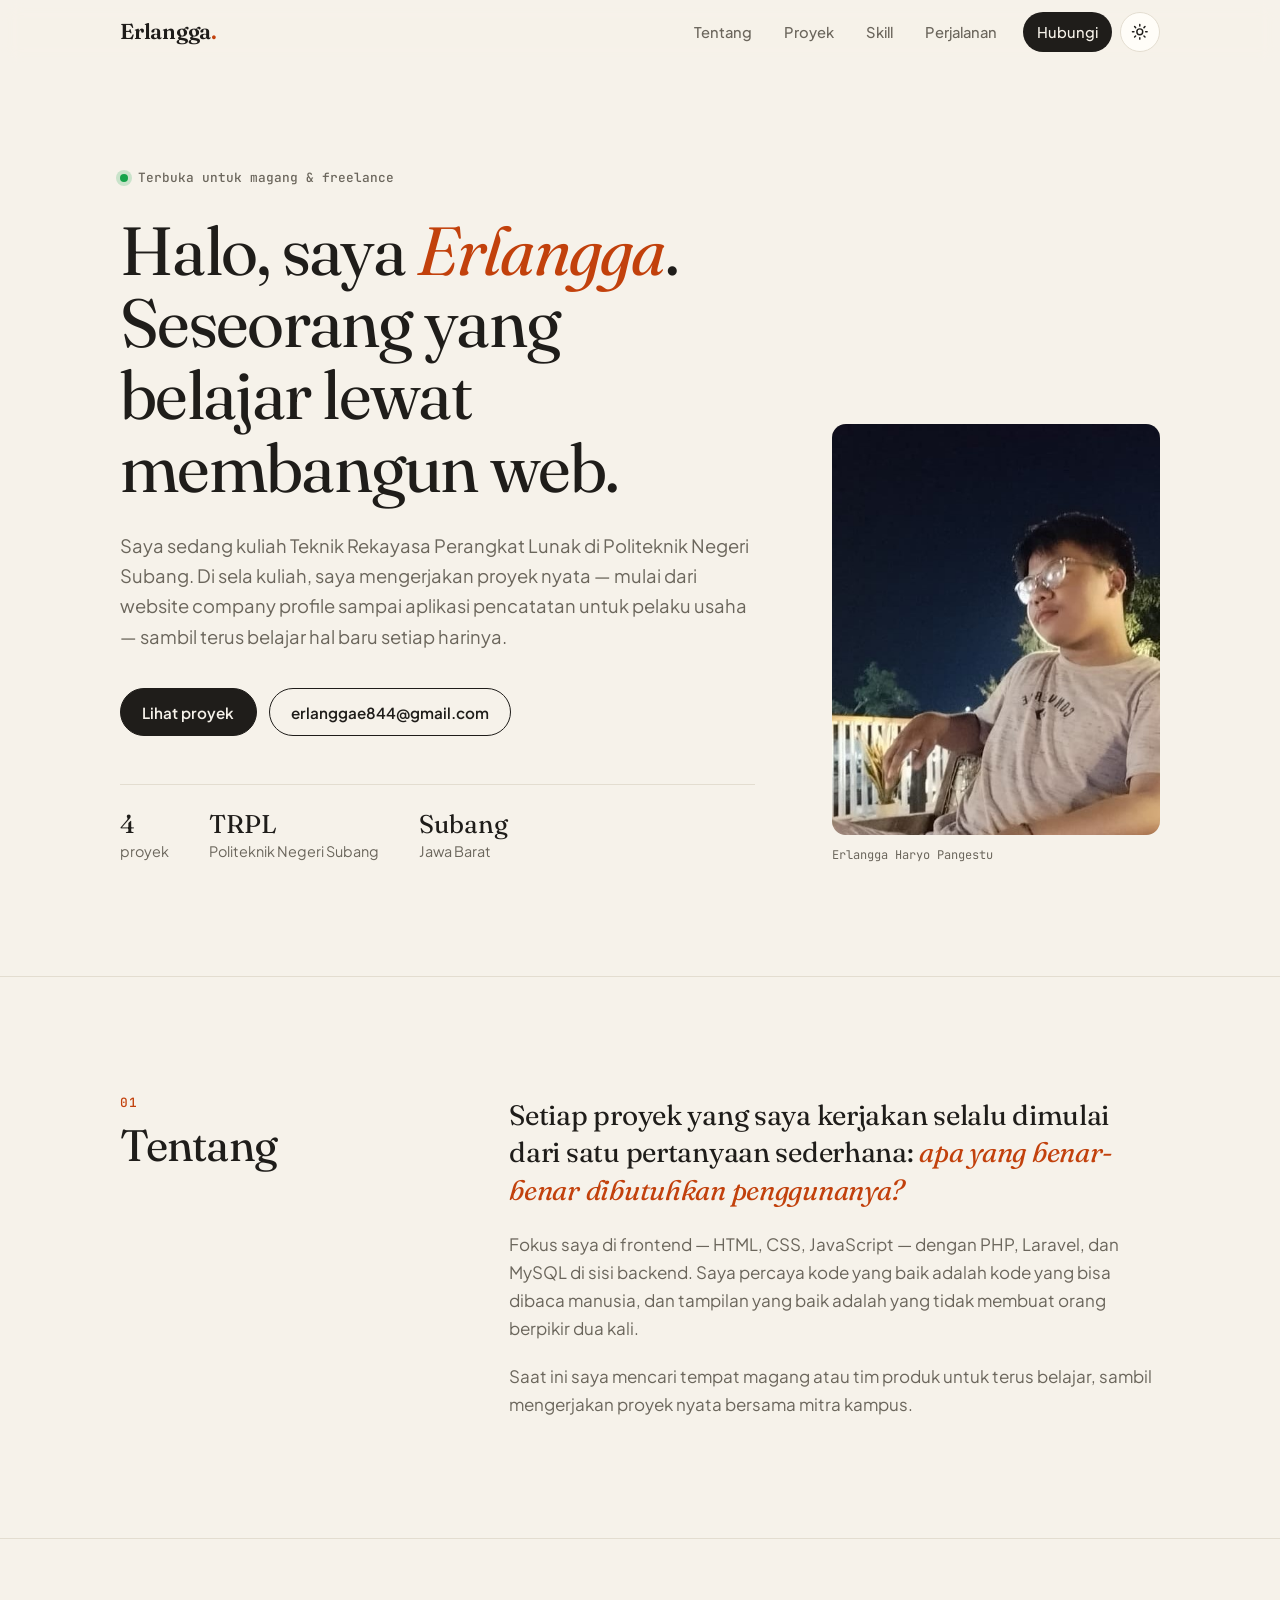
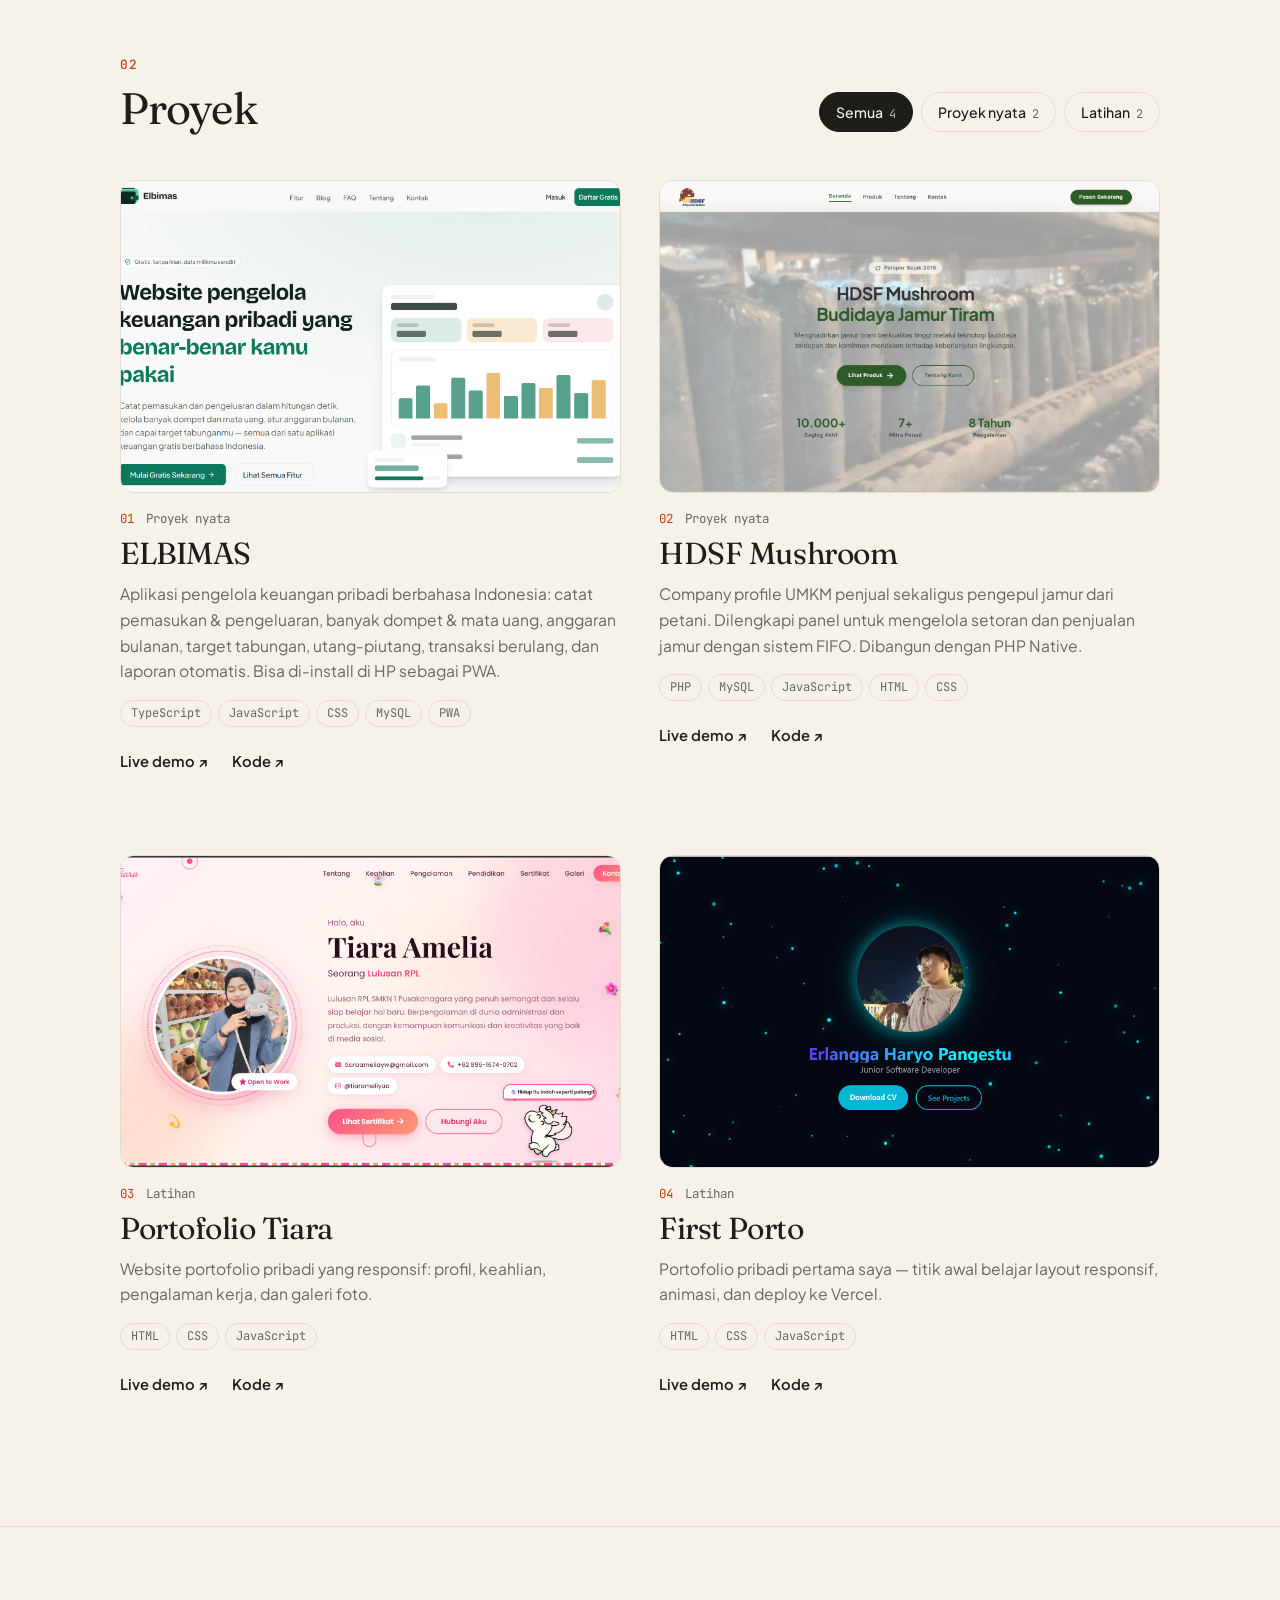
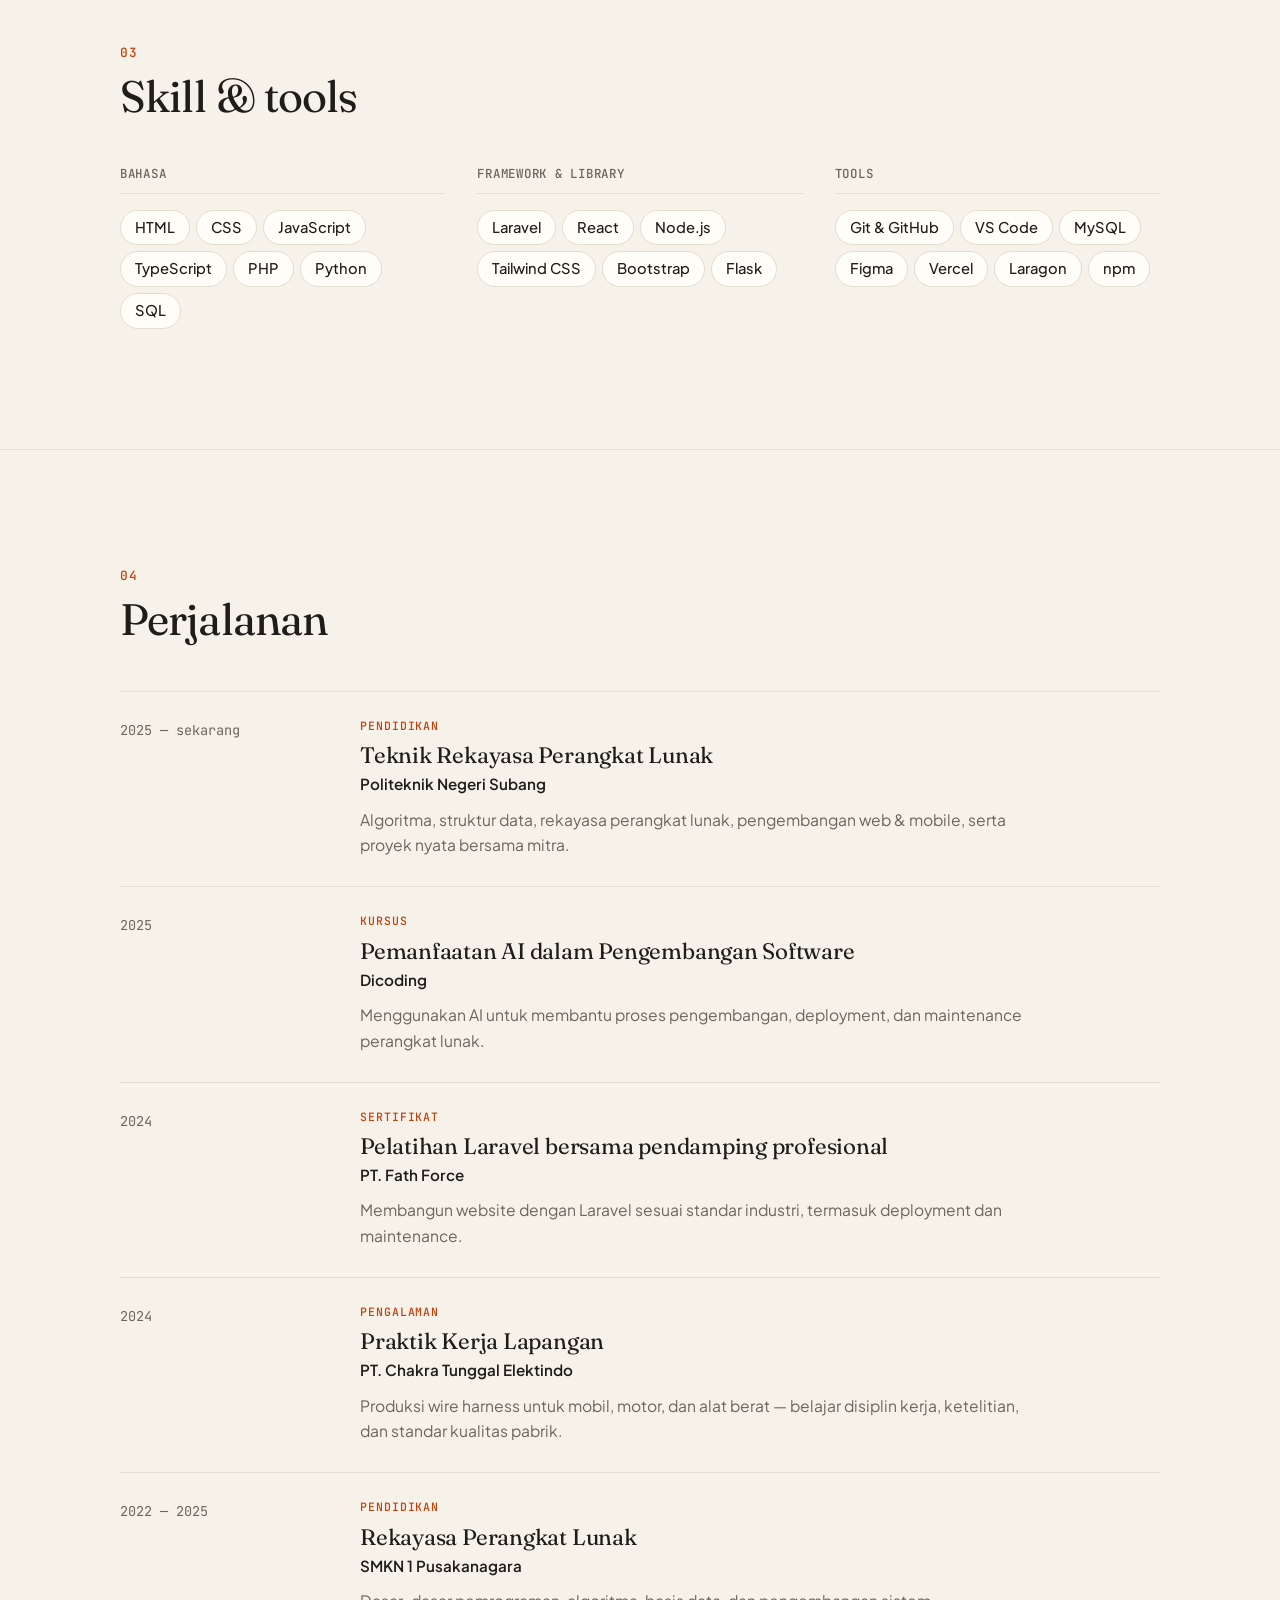
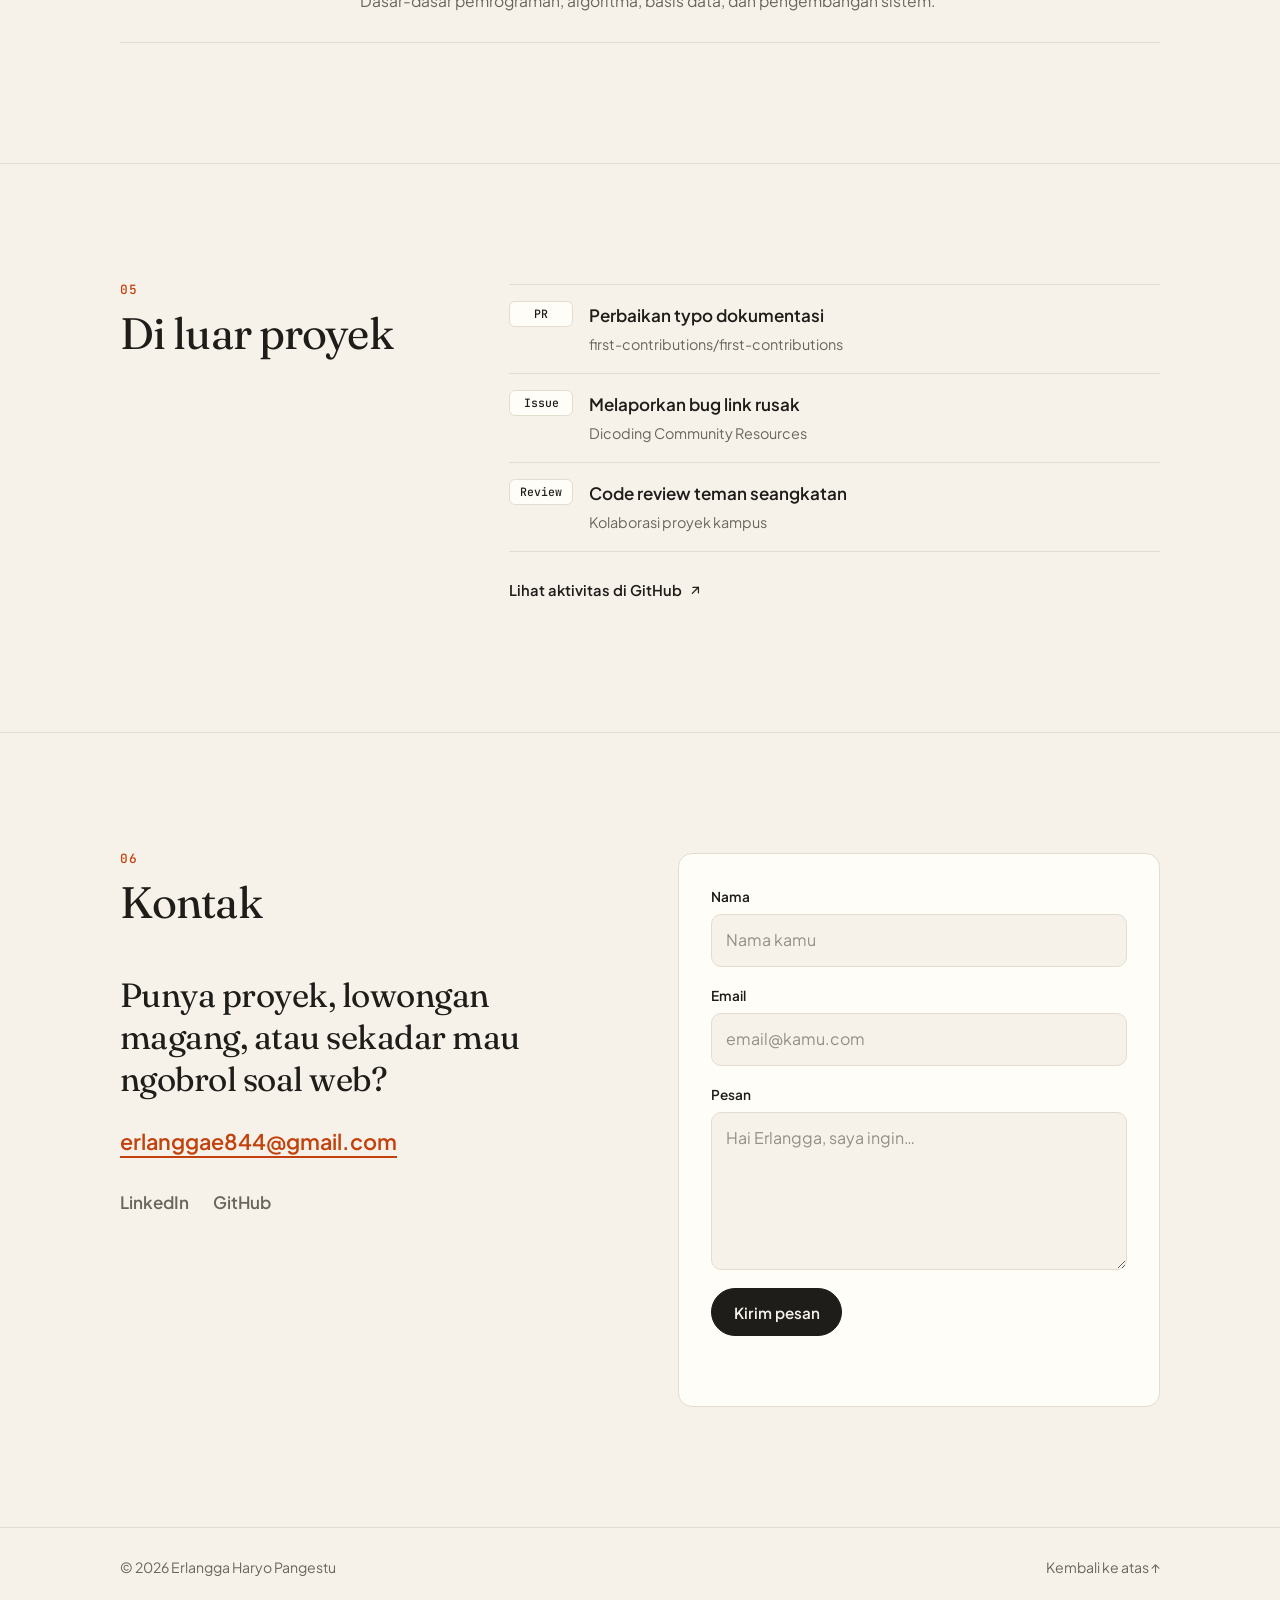
<file: index.html>
<!DOCTYPE html>
<html lang="id">
<head>
  <meta charset="UTF-8" />
  <meta name="viewport" content="width=device-width, initial-scale=1.0, viewport-fit=cover" />
  <meta name="description" content="Erlangga Haryo Pangestu — mahasiswa TRPL & web developer. Kumpulan proyek, pengalaman, dan kontak." />
  <meta name="theme-color" content="#f6f2ea" />
  <!-- Pasang tema sebelum halaman digambar, supaya tidak berkedip.
       Urutan: pilihan terakhir pengunjung → pengaturan HP/laptop. -->
  <script>
    (function () {
      var t;
      try { t = localStorage.getItem('theme'); } catch (e) {}
      if (t !== 'light' && t !== 'dark') t = matchMedia('(prefers-color-scheme: dark)').matches ? 'dark' : 'light';
      document.documentElement.dataset.theme = t;
      document.querySelector('meta[name="theme-color"]').content = t === 'dark' ? '#151412' : '#f6f2ea';
    })();
  </script>
  <meta property="og:title" content="Erlangga Haryo Pangestu — Portofolio" />
  <meta property="og:description" content="Web developer & mahasiswa TRPL Politeknik Negeri Subang." />
  <meta property="og:image" content="assets/img/profile.jpg" />
  <title>Erlangga Haryo Pangestu — Portofolio</title>

  <link rel="icon" href="assets/img/profile.jpg" />

  <link rel="preconnect" href="https://fonts.googleapis.com" />
  <link rel="preconnect" href="https://fonts.gstatic.com" crossorigin />
  <link href="https://fonts.googleapis.com/css2?family=Fraunces:ital,opsz,wght@0,9..144,400;0,9..144,600;1,9..144,400&family=Plus+Jakarta+Sans:wght@400;500;600;700&family=JetBrains+Mono:wght@400;500&display=swap" rel="stylesheet" />

  <link rel="stylesheet" href="assets/css/styles.css" />
</head>
<body>

  <a class="skip-link" href="#main">Lewati ke konten</a>

  <!--
    Isi halaman ada di folder /partials (satu file .html per bagian).
    Tiap <div data-include="nama"> diganti dengan partials/nama.html oleh assets/js/include.js.
    Buka lewat Laragon: http://erlangga-portofolio.test

    Mau tambah proyek? Edit partials/projects.html.
  -->

  <div data-include="nav"></div>

  <main id="main">
    <div data-include="hero"></div>
    <div data-include="about"></div>
    <div data-include="projects"></div>
    <div data-include="skills"></div>
    <div data-include="education"></div>
    <div data-include="contributions"></div>
    <div data-include="contact"></div>
  </main>

  <div data-include="footer"></div>

  <script src="assets/js/include.js"></script>
</body>
</html>
</file>
<file: assets/css/styles.css>
/* ═══════════════════════════════════════════
   styles.css — Erlangga Haryo Pangestu
   Warna & font diatur lewat variabel di :root.
═══════════════════════════════════════════ */

:root {
  /* ── TEMA TERANG: kertas hangat + tinta + terakota ── */
  --bg:      #f6f2ea;
  --surface: #fffdf8;
  --ink:     #1f1d1a;
  --muted:   #6b665c;
  --line:    #e3ddd0;
  --accent:  #c2410c;
  --accent-ink: #ffffff;
  --ok:  #15803d;
  --err: #b91c1c;

  --serif: 'Fraunces', Georgia, serif;
  --sans:  'Plus Jakarta Sans', system-ui, sans-serif;
  --mono:  'JetBrains Mono', ui-monospace, Consolas, monospace;

  --radius: 14px;
  --gutter: clamp(20px, 4vw, 40px);
  --nav-h: 64px;
  color-scheme: light;
}

/* ── TEMA GELAP: arang hangat (bukan hitam pekat) + oranye lembut ──
   data-theme di-set oleh skrip kecil di <head> index.html. */
:root[data-theme="dark"] {
  --bg:      #151412;
  --surface: #1e1c19;
  --ink:     #ece6da;
  --muted:   #a59e91;
  --line:    #302d28;
  --accent:  #f0915f;
  --accent-ink: #151412;
  --ok:  #4ade80;
  --err: #f87171;
  color-scheme: dark;
}

/* ── BASE ──────────────────────────────────── */
*, *::before, *::after { box-sizing: border-box; }
* { margin: 0; }
[hidden] { display: none !important; }

html { scroll-behavior: smooth; scroll-padding-top: var(--nav-h); -webkit-text-size-adjust: 100%; }
body {
  background: var(--bg);
  color: var(--ink);
  font: 400 1.0625rem/1.65 var(--sans);
  -webkit-font-smoothing: antialiased;
  overflow-x: hidden;
  transition: background-color .3s, color .3s;
}
img { display: block; max-width: 100%; height: auto; }
a { color: inherit; text-decoration: none; }
ul, ol { list-style: none; padding: 0; }
button, input, textarea { font: inherit; color: inherit; }
::selection { background: var(--accent); color: var(--accent-ink); }
:focus-visible { outline: 2px solid var(--accent); outline-offset: 3px; border-radius: 4px; }

.ico { width: 1em; height: 1em; fill: none; stroke: currentColor; stroke-width: 2; stroke-linecap: round; stroke-linejoin: round; flex: none; }

.container { width: 100%; max-width: 1120px; margin-inline: auto; padding-inline: var(--gutter); }

.skip-link { position: absolute; left: 12px; top: -48px; z-index: 100; padding: 8px 14px; background: var(--ink); color: var(--bg); border-radius: 8px; }
.skip-link:focus { top: 12px; }

/* ── BUTTONS ───────────────────────────────── */
.btn {
  display: inline-flex; align-items: center; justify-content: center; gap: .5em;
  min-height: 48px; padding: 0 1.4em;
  border: 1px solid var(--ink); border-radius: 999px;
  font-weight: 600; font-size: .95rem;
  cursor: pointer;
  transition: background .2s, color .2s, border-color .2s, transform .2s;
}
.btn:active { transform: translateY(1px); }
.btn-primary { background: var(--ink); color: var(--bg); }
.btn-primary:hover { background: var(--accent); border-color: var(--accent); color: var(--accent-ink); }
.btn-ghost { background: transparent; }
.btn-ghost:hover { background: var(--ink); color: var(--bg); }
.btn:disabled { opacity: .5; cursor: progress; }

/* ── NAV ───────────────────────────────────── */
.nav {
  position: sticky; top: 0; z-index: 50;
  background: color-mix(in srgb, var(--bg) 88%, transparent);
  backdrop-filter: saturate(1.4) blur(10px);
  -webkit-backdrop-filter: saturate(1.4) blur(10px);
  border-bottom: 1px solid transparent;
  transition: border-color .2s;
}
.nav.is-scrolled { border-bottom-color: var(--line); }
.nav-inner { height: var(--nav-h); display: flex; align-items: center; gap: 8px; }
.nav-logo { font: 600 1.35rem/1 var(--serif); letter-spacing: -.01em; }
.nav-logo span { color: var(--accent); }

.nav-links { display: flex; align-items: center; gap: 4px; margin-left: auto; }

.theme-toggle {
  display: grid; place-items: center;
  width: 40px; height: 40px;
  border: 1px solid var(--line); border-radius: 50%;
  background: var(--surface); color: var(--ink);
  font-size: 1.1rem; cursor: pointer;
  transition: border-color .2s, transform .3s;
}
.theme-toggle:hover { border-color: var(--ink); transform: rotate(-15deg); }
.theme-toggle .ico-moon { display: none; }
:root[data-theme="dark"] .theme-toggle .ico-sun  { display: none; }
:root[data-theme="dark"] .theme-toggle .ico-moon { display: block; }
.nav-links a { padding: 8px 14px; border-radius: 999px; font-size: .92rem; font-weight: 500; color: var(--muted); transition: color .2s, background .2s; }
.nav-links a:hover, .nav-links a.is-active { color: var(--ink); }
.nav-links a.is-active { background: var(--surface); }
.nav-links .nav-cta { margin-left: 8px; background: var(--ink); color: var(--bg); }
.nav-links .nav-cta:hover { background: var(--accent); color: var(--accent-ink); }

.nav-toggle { display: none; width: 44px; height: 44px; margin-right: -10px; border: 0; background: none; cursor: pointer; position: relative; }
.nav-toggle span { position: absolute; left: 11px; right: 11px; height: 2px; background: var(--ink); border-radius: 2px; transition: transform .25s, top .25s; }
.nav-toggle span:first-child { top: 17px; }
.nav-toggle span:last-child  { top: 25px; }
.nav.is-open .nav-toggle span:first-child { top: 21px; transform: rotate(45deg); }
.nav.is-open .nav-toggle span:last-child  { top: 21px; transform: rotate(-45deg); }

@media (max-width: 760px) {
  .nav-toggle { display: block; }
  .theme-toggle { margin-left: auto; }
  .nav.is-open { background: var(--bg); }
  .nav-links {
    position: fixed; top: var(--nav-h); left: 0; right: 0; height: calc(100dvh - var(--nav-h));
    flex-direction: column; align-items: stretch; gap: 0;
    padding: 16px var(--gutter) calc(24px + env(safe-area-inset-bottom));
    background: var(--bg);
    opacity: 0; visibility: hidden; transform: translateY(-8px);
    transition: opacity .2s, transform .2s, visibility .2s;
  }
  .nav.is-open .nav-links { opacity: 1; visibility: visible; transform: none; }
  .nav-links a { padding: 18px 4px; border-radius: 0; border-bottom: 1px solid var(--line); font: 400 1.75rem/1.1 var(--serif); color: var(--ink); }
  .nav-links a.is-active { background: none; color: var(--accent); }
  .nav-links .nav-cta { margin: 24px 0 0; padding: 16px; border: 0; border-radius: 999px; text-align: center; font: 600 1rem/1 var(--sans); color: var(--bg); }
}

/* ── HERO ──────────────────────────────────── */
.hero { padding-block: clamp(40px, 8vw, 96px) clamp(56px, 9vw, 112px); }
.hero-grid { display: grid; grid-template-columns: 1.45fr .75fr; gap: clamp(32px, 6vw, 80px); align-items: end; }

.eyebrow { display: inline-flex; align-items: center; gap: 10px; font: 500 .8rem/1.3 var(--mono); color: var(--muted); margin-bottom: 28px; }
.status-dot { flex: none; width: 8px; height: 8px; border-radius: 50%; background: #16a34a; box-shadow: 0 0 0 4px color-mix(in srgb, #16a34a 20%, transparent); }

.hero-title { font: 400 clamp(2.1rem, 5.6vw, 4.25rem)/1.06 var(--serif); letter-spacing: -.025em; text-wrap: balance; }
.hero-title em { font-style: italic; color: var(--accent); }
.hero-lead { max-width: 54ch; margin-top: 28px; font-size: clamp(1rem, 1.6vw, 1.15rem); color: var(--muted); }
.hero-cta { display: flex; flex-wrap: wrap; gap: 12px; margin-top: 36px; }

.hero-facts { display: flex; flex-wrap: wrap; gap: 8px 40px; margin-top: 48px; padding-top: 24px; border-top: 1px solid var(--line); font-size: .9rem; color: var(--muted); }
.hero-facts strong { display: block; font: 400 1.6rem/1.2 var(--serif); color: var(--ink); }

.hero-photo img { width: 100%; aspect-ratio: 4 / 5; object-fit: cover; object-position: 62% 35%; border-radius: var(--radius); background: var(--line); }
.hero-photo figcaption { margin-top: 12px; font: .75rem/1.4 var(--mono); color: var(--muted); }

@media (max-width: 860px) {
  .hero-grid { grid-template-columns: 1fr; }
  .hero-photo { order: -1; width: 112px; }
  .hero-photo img { aspect-ratio: 1; border-radius: 50%; }
  .hero-photo figcaption { display: none; }
  .eyebrow { margin-bottom: 20px; }
}
@media (max-width: 480px) {
  .hero-cta .btn { flex: 1 1 100%; }
  .hero-facts { gap: 8px 28px; }
}

/* ── SECTIONS ──────────────────────────────── */
.section { padding-block: clamp(64px, 10vw, 120px); border-top: 1px solid var(--line); }
.section-title { font: 400 clamp(1.9rem, 4vw, 2.75rem)/1.1 var(--serif); letter-spacing: -.02em; margin-bottom: clamp(28px, 4vw, 48px); }
.section-num { display: block; margin-bottom: 12px; font: 500 .8rem/1 var(--mono); color: var(--accent); letter-spacing: .04em; }
.section-head { display: flex; flex-wrap: wrap; align-items: end; justify-content: space-between; gap: 20px 24px; margin-bottom: clamp(32px, 4vw, 48px); }
.section-head .section-title { margin-bottom: 0; }

/* ── ABOUT ─────────────────────────────────── */
.about-grid { display: grid; grid-template-columns: 1fr 2fr; gap: 0 64px; }
.about-body { display: grid; gap: 20px; max-width: 62ch; color: var(--muted); }
.about-lead { font: 400 clamp(1.35rem, 2.6vw, 1.75rem)/1.35 var(--serif); color: var(--ink); letter-spacing: -.01em; }
.about-lead em { color: var(--accent); }
@media (max-width: 760px) { .about-grid { grid-template-columns: 1fr; } }

/* ── TAGS / CHIPS ──────────────────────────── */
.tags { display: flex; flex-wrap: wrap; gap: 6px; }
.tags li { padding: 4px 10px; border: 1px solid var(--line); border-radius: 999px; font: .75rem/1.4 var(--mono); color: var(--muted); }
.tags-lg li { padding: 8px 14px; font: 500 .92rem/1.2 var(--sans); color: var(--ink); background: var(--surface); }

.filters { display: flex; flex-wrap: wrap; gap: 8px; }
.chip { min-height: 40px; padding: 0 16px; border: 1px solid var(--line); border-radius: 999px; background: transparent; font-size: .88rem; font-weight: 500; cursor: pointer; transition: background .2s, color .2s, border-color .2s; }
.chip span { margin-left: 4px; font: .75rem var(--mono); color: var(--muted); }
.chip:hover { border-color: var(--ink); }
.chip.is-active { background: var(--ink); border-color: var(--ink); color: var(--bg); }
.chip.is-active span { color: inherit; opacity: .7; }

/* ── PROJECTS ──────────────────────────────── */
.projects { display: grid; grid-template-columns: repeat(2, 1fr); gap: clamp(48px, 6vw, 72px) clamp(24px, 3vw, 40px); }

.project { display: flex; flex-direction: column; gap: 20px; }
.project-media {
  position: relative; display: block; overflow: hidden;
  aspect-ratio: 16 / 10;
  border: 1px solid var(--line); border-radius: var(--radius);
  background: var(--surface);
}
.project-media img { position: absolute; inset: 0; width: 100%; height: 100%; object-fit: cover; object-position: top; transition: transform .6s cubic-bezier(.2, .7, .2, 1); }
.project:hover .project-media img { transform: scale(1.03); }
:root[data-theme="dark"] .project-media img, :root[data-theme="dark"] .hero-photo img { filter: brightness(.88); }

.project-meta { display: flex; gap: 12px; font: .78rem/1 var(--mono); color: var(--muted); }
.project-no { color: var(--accent); }
.project h3 { margin-top: 10px; font: 400 clamp(1.5rem, 2.4vw, 1.9rem)/1.15 var(--serif); letter-spacing: -.015em; }
.project-desc { margin: 10px 0 16px; color: var(--muted); font-size: .98rem; }

.project-links { display: flex; flex-wrap: wrap; gap: 4px 24px; margin-top: 12px; }
.project-links a, .link-arrow {
  display: inline-flex; align-items: center; gap: 6px;
  min-height: 44px;
  font-weight: 600; font-size: .92rem;
  transition: color .2s;
}
.project-links a .ico, .link-arrow .ico { transition: transform .2s; }
.project-links a:hover, .link-arrow:hover { color: var(--accent); }
.project-links a:hover .ico, .link-arrow:hover .ico { transform: translate(2px, -2px); }

@media (max-width: 760px) { .projects { grid-template-columns: 1fr; } }

/* ── SKILLS ────────────────────────────────── */
.skills { display: grid; grid-template-columns: repeat(3, 1fr); gap: 32px; }
.skill-col h3 { margin-bottom: 16px; padding-bottom: 12px; border-bottom: 1px solid var(--line); font: 500 .78rem/1 var(--mono); color: var(--muted); text-transform: uppercase; letter-spacing: .06em; }
@media (max-width: 860px) { .skills { grid-template-columns: 1fr; } }

/* ── TIMELINE ──────────────────────────────── */
.timeline-item { display: grid; grid-template-columns: 200px 1fr; gap: 8px 40px; padding-block: 28px; border-top: 1px solid var(--line); }
.timeline-item:last-child { border-bottom: 1px solid var(--line); }
.timeline-date { font: .85rem/1.6 var(--mono); color: var(--muted); }
.timeline-kind { font: 500 .72rem/1 var(--mono); color: var(--accent); text-transform: uppercase; letter-spacing: .08em; }
.timeline-item h3 { margin-top: 10px; font: 400 1.4rem/1.25 var(--serif); letter-spacing: -.01em; }
.timeline-org { margin: 2px 0 10px; font-weight: 600; font-size: .95rem; }
.timeline-item div > p:last-child { max-width: 62ch; color: var(--muted); font-size: .98rem; }
@media (max-width: 640px) { .timeline-item { grid-template-columns: 1fr; padding-block: 24px; } }

/* ── CONTRIBUTIONS ─────────────────────────── */
.contrib { display: grid; grid-template-columns: 1fr 2fr; gap: 0 64px; }
.contrib-list li { display: flex; align-items: flex-start; gap: 16px; padding-block: 16px; border-bottom: 1px solid var(--line); }
.contrib-list li:first-child { border-top: 1px solid var(--line); }
.contrib-list strong { display: block; font-weight: 600; }
.contrib-list span:not(.badge) { font-size: .9rem; color: var(--muted); overflow-wrap: anywhere; }
.badge { flex: none; width: 64px; padding: 4px 0; border-radius: 6px; text-align: center; background: var(--surface); border: 1px solid var(--line); font: 500 .72rem/1.4 var(--mono); }
.contrib-body .link-arrow { margin-top: 16px; }
@media (max-width: 760px) { .contrib { grid-template-columns: 1fr; } }

/* ── CONTACT ───────────────────────────────── */
.contact-grid { display: grid; grid-template-columns: 1fr 1fr; gap: 48px clamp(40px, 6vw, 96px); }
.contact-big { font: 400 clamp(1.5rem, 3vw, 2.1rem)/1.25 var(--serif); letter-spacing: -.015em; max-width: 20ch; }
.contact-mail {
  display: inline-block; margin-top: 28px;
  font: 600 clamp(1.05rem, 2.4vw, 1.35rem)/1.3 var(--sans);
  color: var(--accent); overflow-wrap: anywhere;
  border-bottom: 2px solid currentColor;
}
.contact-mail:hover { color: var(--ink); }
.contact-links { display: flex; gap: 24px; margin-top: 20px; }
.contact-links a { display: inline-block; padding-block: 10px; font-weight: 600; color: var(--muted); }
.contact-links a:hover { color: var(--ink); }

.form { display: grid; gap: 18px; padding: clamp(20px, 4vw, 32px); background: var(--surface); border: 1px solid var(--line); border-radius: var(--radius); }
.form label { display: grid; gap: 6px; }
.form label span { font-size: .85rem; font-weight: 600; }
.form input, .form textarea {
  width: 100%; padding: 12px 14px;
  background: var(--bg); border: 1px solid var(--line); border-radius: 10px;
  font-size: 1rem; /* ≥16px: iOS tidak auto-zoom */
  transition: border-color .2s;
}
.form textarea { resize: vertical; min-height: 130px; }
.form input:focus, .form textarea:focus { outline: none; border-color: var(--ink); }
.form ::placeholder { color: var(--muted); opacity: .7; }
.form .btn { justify-self: start; }
.form-note { min-height: 1.4em; font-size: .9rem; color: var(--muted); }
.form-note[data-state="ok"]  { color: var(--ok); }
.form-note[data-state="err"] { color: var(--err); }
.hp { position: absolute; left: -9999px; }
@media (max-width: 860px) {
  .contact-grid { grid-template-columns: 1fr; }
  .form .btn { justify-self: stretch; }
}

/* ── FOOTER ────────────────────────────────── */
.footer { border-top: 1px solid var(--line); padding-block: 28px calc(28px + env(safe-area-inset-bottom)); font-size: .88rem; color: var(--muted); }
.footer-inner { display: flex; flex-wrap: wrap; justify-content: space-between; gap: 12px; }
.footer a:hover { color: var(--ink); }

/* ── REVEAL ────────────────────────────────── */
.reveal { opacity: 0; transform: translateY(16px); transition: opacity .7s ease, transform .7s cubic-bezier(.2, .7, .2, 1); }
.reveal.is-visible { opacity: 1; transform: none; }

@media (prefers-reduced-motion: reduce) {
  html { scroll-behavior: auto; }
  *, *::before, *::after { transition-duration: 0s !important; animation-duration: 0s !important; }
  .reveal { opacity: 1; transform: none; }
}
</file>
